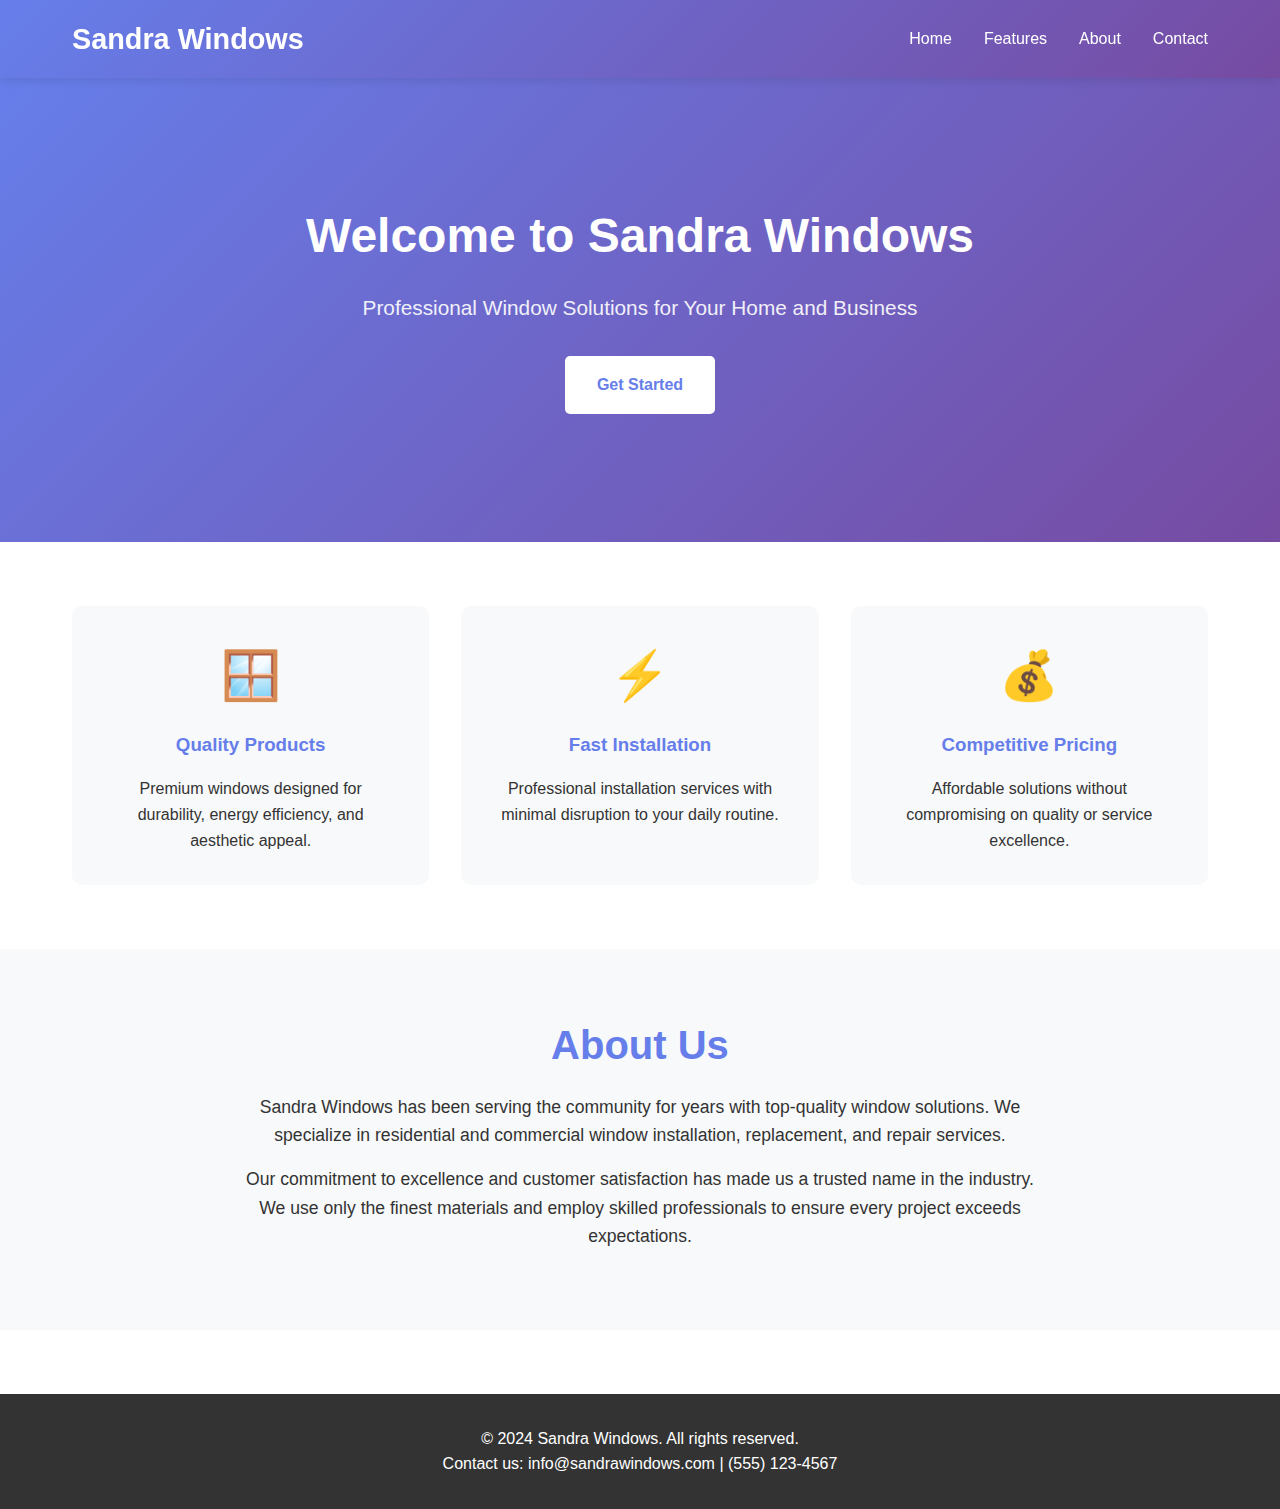
<file: index.html>
<!DOCTYPE html>
<html lang="en">
<head>
    <meta charset="UTF-8">
    <meta name="viewport" content="width=device-width, initial-scale=1.0">
    <meta name="description" content="Sandra Windows - Professional Window Solutions">
    <title>Sandra Windows - Home</title>
    <link rel="stylesheet" href="styles.css">
</head>
<body>
    <header>
        <nav>
            <div class="logo">Sandra Windows</div>
            <ul>
                <li><a href="#home">Home</a></li>
                <li><a href="#features">Features</a></li>
                <li><a href="#about">About</a></li>
                <li><a href="#contact">Contact</a></li>
            </ul>
        </nav>
    </header>

    <section class="hero" id="home">
        <h1>Welcome to Sandra Windows</h1>
        <p>Professional Window Solutions for Your Home and Business</p>
        <a href="#contact" class="btn">Get Started</a>
    </section>

    <section class="features" id="features">
        <div class="feature-card">
            <div class="feature-icon">🪟</div>
            <h3>Quality Products</h3>
            <p>Premium windows designed for durability, energy efficiency, and aesthetic appeal.</p>
        </div>
        <div class="feature-card">
            <div class="feature-icon">⚡</div>
            <h3>Fast Installation</h3>
            <p>Professional installation services with minimal disruption to your daily routine.</p>
        </div>
        <div class="feature-card">
            <div class="feature-icon">💰</div>
            <h3>Competitive Pricing</h3>
            <p>Affordable solutions without compromising on quality or service excellence.</p>
        </div>
    </section>

    <section class="about" id="about">
        <div class="about-content">
            <h2>About Us</h2>
            <p>Sandra Windows has been serving the community for years with top-quality window solutions. We specialize in residential and commercial window installation, replacement, and repair services.</p>
            <p>Our commitment to excellence and customer satisfaction has made us a trusted name in the industry. We use only the finest materials and employ skilled professionals to ensure every project exceeds expectations.</p>
        </div>
    </section>

    <footer id="contact">
        <p>&copy; 2024 Sandra Windows. All rights reserved.</p>
        <p>Contact us: info@sandrawindows.com | (555) 123-4567</p>
    </footer>
</body>
</html>
</file>
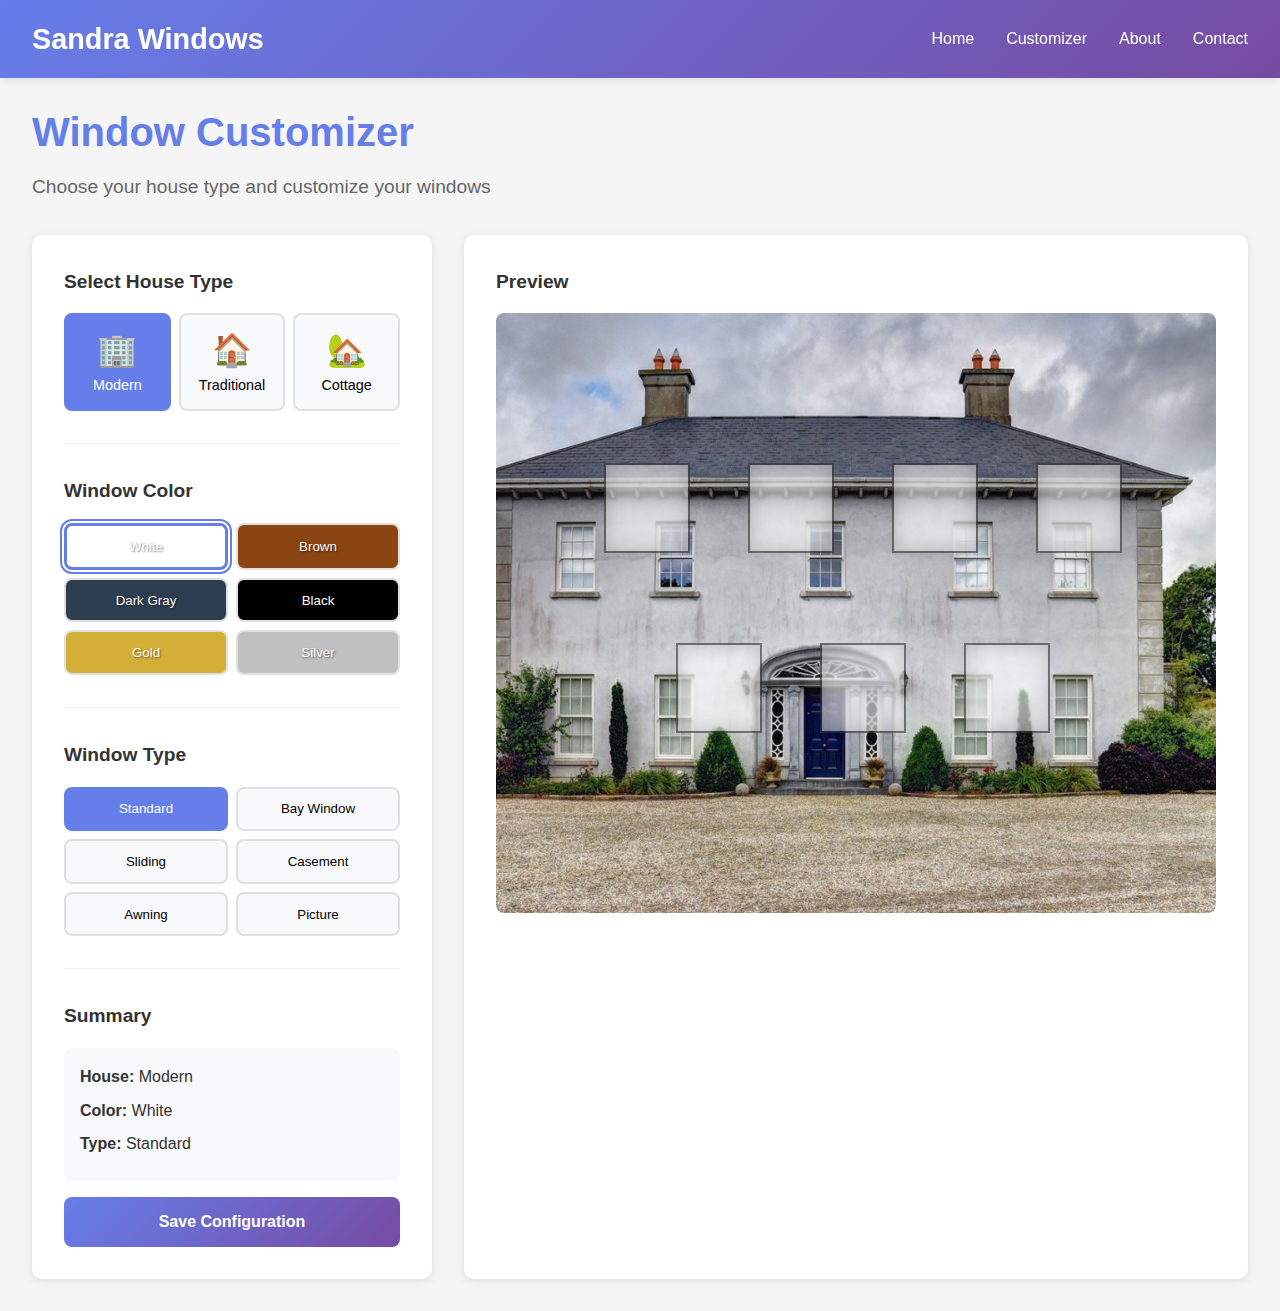
<file: customizer.html>
<!DOCTYPE html>
<html lang="en">
<head>
    <meta charset="UTF-8">
    <meta name="viewport" content="width=device-width, initial-scale=1.0">
    <meta name="description" content="Window Customizer - Choose your house and customize windows">
    <title>Window Customizer - Sandra Windows</title>
    <link rel="stylesheet" href="customizer.css">
</head>
<body>
    <header>
        <nav>
            <div class="logo">Sandra Windows</div>
            <ul>
                <li><a href="index.html">Home</a></li>
                <li><a href="customizer.html">Customizer</a></li>
                <li><a href="index.html#about">About</a></li>
                <li><a href="index.html#contact">Contact</a></li>
            </ul>
        </nav>
    </header>

    <div class="container">
        <h1>Window Customizer</h1>
        <p class="subtitle">Choose your house type and customize your windows</p>

        <div class="customizer-grid">
            <!-- Left Panel: Controls -->
            <div class="controls-panel">
                <div class="control-section">
                    <h3>Select House Type</h3>
                    <div class="house-types">
                        <button class="house-btn active" data-house="modern">
                            <span class="house-icon">🏢</span>
                            <span>Modern</span>
                        </button>
                        <button class="house-btn" data-house="traditional">
                            <span class="house-icon">🏠</span>
                            <span>Traditional</span>
                        </button>
                        <button class="house-btn" data-house="cottage">
                            <span class="house-icon">🏡</span>
                            <span>Cottage</span>
                        </button>
                    </div>
                </div>

                <div class="control-section">
                    <h3>Window Color</h3>
                    <div class="color-options">
                        <button class="color-btn active" data-color="#FFFFFF" style="background: #FFFFFF;">White</button>
                        <button class="color-btn" data-color="#8B4513" style="background: #8B4513;">Brown</button>
                        <button class="color-btn" data-color="#2C3E50" style="background: #2C3E50;">Dark Gray</button>
                        <button class="color-btn" data-color="#000000" style="background: #000000;">Black</button>
                        <button class="color-btn" data-color="#D4AF37" style="background: #D4AF37;">Gold</button>
                        <button class="color-btn" data-color="#C0C0C0" style="background: #C0C0C0;">Silver</button>
                    </div>
                </div>

                <div class="control-section">
                    <h3>Window Type</h3>
                    <div class="window-types">
                        <button class="type-btn active" data-type="standard">Standard</button>
                        <button class="type-btn" data-type="bay">Bay Window</button>
                        <button class="type-btn" data-type="sliding">Sliding</button>
                        <button class="type-btn" data-type="casement">Casement</button>
                        <button class="type-btn" data-type="awning">Awning</button>
                        <button class="type-btn" data-type="picture">Picture</button>
                    </div>
                </div>

                <div class="control-section">
                    <h3>Summary</h3>
                    <div class="summary">
                        <p><strong>House:</strong> <span id="selected-house">Modern</span></p>
                        <p><strong>Color:</strong> <span id="selected-color">White</span></p>
                        <p><strong>Type:</strong> <span id="selected-type">Standard</span></p>
                    </div>
                    <button class="save-btn">Save Configuration</button>
                </div>
            </div>

            <!-- Right Panel: Preview -->
            <div class="preview-panel">
                <h3>Preview</h3>
                <div class="house-preview" id="house-preview">
                    <!-- House will be rendered here -->
                </div>
            </div>
        </div>
    </div>

    <script src="customizer.js"></script>
</body>
</html>
</file>
<file: styles.css>
* {
    margin: 0;
    padding: 0;
    box-sizing: border-box;
}

body {
    font-family: 'Segoe UI', Tahoma, Geneva, Verdana, sans-serif;
    line-height: 1.6;
    color: #333;
}

header {
    background: linear-gradient(135deg, #667eea 0%, #764ba2 100%);
    color: white;
    padding: 1rem 0;
    position: fixed;
    width: 100%;
    top: 0;
    z-index: 1000;
    box-shadow: 0 2px 10px rgba(0,0,0,0.1);
}

nav {
    max-width: 1200px;
    margin: 0 auto;
    display: flex;
    justify-content: space-between;
    align-items: center;
    padding: 0 2rem;
}

.logo {
    font-size: 1.8rem;
    font-weight: bold;
}

nav ul {
    list-style: none;
    display: flex;
    gap: 2rem;
}

nav a {
    color: white;
    text-decoration: none;
    transition: opacity 0.3s;
}

nav a:hover {
    opacity: 0.8;
}

.hero {
    margin-top: 70px;
    background: linear-gradient(135deg, #667eea 0%, #764ba2 100%);
    color: white;
    padding: 8rem 2rem;
    text-align: center;
}

.hero h1 {
    font-size: 3rem;
    margin-bottom: 1rem;
}

.hero p {
    font-size: 1.3rem;
    margin-bottom: 2rem;
    opacity: 0.9;
}

.btn {
    display: inline-block;
    padding: 1rem 2rem;
    background: white;
    color: #667eea;
    text-decoration: none;
    border-radius: 5px;
    font-weight: bold;
    transition: transform 0.3s, box-shadow 0.3s;
}

.btn:hover {
    transform: translateY(-2px);
    box-shadow: 0 5px 15px rgba(0,0,0,0.2);
}

.features {
    max-width: 1200px;
    margin: 4rem auto;
    padding: 0 2rem;
    display: grid;
    grid-template-columns: repeat(auto-fit, minmax(300px, 1fr));
    gap: 2rem;
}

.feature-card {
    padding: 2rem;
    background: #f8f9fa;
    border-radius: 10px;
    text-align: center;
    transition: transform 0.3s, box-shadow 0.3s;
}

.feature-card:hover {
    transform: translateY(-5px);
    box-shadow: 0 10px 25px rgba(0,0,0,0.1);
}

.feature-icon {
    font-size: 3rem;
    margin-bottom: 1rem;
}

.feature-card h3 {
    margin-bottom: 1rem;
    color: #667eea;
}

.about {
    background: #f8f9fa;
    padding: 4rem 2rem;
    text-align: center;
}

.about-content {
    max-width: 800px;
    margin: 0 auto;
}

.about h2 {
    font-size: 2.5rem;
    margin-bottom: 1rem;
    color: #667eea;
}

.about p {
    font-size: 1.1rem;
    margin-bottom: 1rem;
}

footer {
    background: #333;
    color: white;
    text-align: center;
    padding: 2rem;
    margin-top: 4rem;
}

@media (max-width: 768px) {
    .hero h1 {
        font-size: 2rem;
    }

    .hero p {
        font-size: 1rem;
    }

    nav ul {
        gap: 1rem;
    }

    .features {
        grid-template-columns: 1fr;
    }
}
</file>
<file: customizer.css>
* {
    margin: 0;
    padding: 0;
    box-sizing: border-box;
}

body {
    font-family: 'Segoe UI', Tahoma, Geneva, Verdana, sans-serif;
    line-height: 1.6;
    color: #333;
    background: #f5f5f5;
}

header {
    background: linear-gradient(135deg, #667eea 0%, #764ba2 100%);
    color: white;
    padding: 1rem 0;
    position: fixed;
    width: 100%;
    top: 0;
    z-index: 1000;
    box-shadow: 0 2px 10px rgba(0,0,0,0.1);
}

nav {
    max-width: 1400px;
    margin: 0 auto;
    display: flex;
    justify-content: space-between;
    align-items: center;
    padding: 0 2rem;
}

.logo {
    font-size: 1.8rem;
    font-weight: bold;
}

nav ul {
    list-style: none;
    display: flex;
    gap: 2rem;
}

nav a {
    color: white;
    text-decoration: none;
    transition: opacity 0.3s;
}

nav a:hover {
    opacity: 0.8;
}

.container {
    max-width: 1400px;
    margin: 100px auto 2rem;
    padding: 0 2rem;
}

h1 {
    font-size: 2.5rem;
    color: #667eea;
    margin-bottom: 0.5rem;
}

.subtitle {
    font-size: 1.2rem;
    color: #666;
    margin-bottom: 2rem;
}

.customizer-grid {
    display: grid;
    grid-template-columns: 400px 1fr;
    gap: 2rem;
    margin-top: 2rem;
}

.controls-panel {
    background: white;
    padding: 2rem;
    border-radius: 10px;
    box-shadow: 0 2px 10px rgba(0,0,0,0.1);
    height: fit-content;
}

.control-section {
    margin-bottom: 2rem;
    padding-bottom: 2rem;
    border-bottom: 1px solid #eee;
}

.control-section:last-child {
    border-bottom: none;
    margin-bottom: 0;
    padding-bottom: 0;
}

.control-section h3 {
    font-size: 1.2rem;
    margin-bottom: 1rem;
    color: #333;
}

.house-types {
    display: grid;
    grid-template-columns: repeat(3, 1fr);
    gap: 0.5rem;
}

.house-btn {
    display: flex;
    flex-direction: column;
    align-items: center;
    padding: 1rem;
    background: #f8f9fa;
    border: 2px solid #e0e0e0;
    border-radius: 8px;
    cursor: pointer;
    transition: all 0.3s;
    font-size: 0.9rem;
}

.house-btn:hover {
    background: #e8e9ea;
    transform: translateY(-2px);
}

.house-btn.active {
    background: #667eea;
    color: white;
    border-color: #667eea;
}

.house-icon {
    font-size: 2rem;
    margin-bottom: 0.5rem;
}

.color-options {
    display: grid;
    grid-template-columns: repeat(2, 1fr);
    gap: 0.5rem;
}

.color-btn {
    padding: 0.8rem;
    border: 2px solid #e0e0e0;
    border-radius: 8px;
    cursor: pointer;
    transition: all 0.3s;
    font-weight: 500;
    color: white;
    text-shadow: 1px 1px 2px rgba(0,0,0,0.5);
}

.color-btn:hover {
    transform: translateY(-2px);
    box-shadow: 0 4px 8px rgba(0,0,0,0.2);
}

.color-btn.active {
    border-color: #667eea;
    border-width: 3px;
    box-shadow: 0 0 0 2px white, 0 0 0 4px #667eea;
}

.window-types {
    display: grid;
    grid-template-columns: repeat(2, 1fr);
    gap: 0.5rem;
}

.type-btn {
    padding: 0.8rem;
    background: #f8f9fa;
    border: 2px solid #e0e0e0;
    border-radius: 8px;
    cursor: pointer;
    transition: all 0.3s;
    font-weight: 500;
}

.type-btn:hover {
    background: #e8e9ea;
    transform: translateY(-2px);
}

.type-btn.active {
    background: #667eea;
    color: white;
    border-color: #667eea;
}

.summary {
    background: #f8f9fa;
    padding: 1rem;
    border-radius: 8px;
    margin-bottom: 1rem;
}

.summary p {
    margin-bottom: 0.5rem;
}

.save-btn {
    width: 100%;
    padding: 1rem;
    background: linear-gradient(135deg, #667eea 0%, #764ba2 100%);
    color: white;
    border: none;
    border-radius: 8px;
    font-size: 1rem;
    font-weight: bold;
    cursor: pointer;
    transition: transform 0.3s, box-shadow 0.3s;
}

.save-btn:hover {
    transform: translateY(-2px);
    box-shadow: 0 5px 15px rgba(102, 126, 234, 0.4);
}

.preview-panel {
    background: white;
    padding: 2rem;
    border-radius: 10px;
    box-shadow: 0 2px 10px rgba(0,0,0,0.1);
}

.preview-panel h3 {
    font-size: 1.2rem;
    margin-bottom: 1rem;
    color: #333;
}

.house-preview {
    background: url('images/backround/mansion_house_background.jpg') center center / cover no-repeat;
    min-height: 600px;
    border-radius: 8px;
    display: flex;
    align-items: center;
    justify-content: center;
    position: relative;
    overflow: hidden;
}

/* Window Overlay Styles */
.window-overlay {
    cursor: pointer;
    backdrop-filter: blur(1px);
}

.window-overlay:hover {
    opacity: 0.9 !important;
    transform: scale(1.02);
}

@media (max-width: 1024px) {
    .customizer-grid {
        grid-template-columns: 1fr;
    }

    .controls-panel {
        order: 2;
    }

    .preview-panel {
        order: 1;
    }
}

@media (max-width: 768px) {
    h1 {
        font-size: 2rem;
    }

    .house-types {
        grid-template-columns: 1fr;
    }

    .house {
        transform: scale(0.8);
    }
}
</file>
